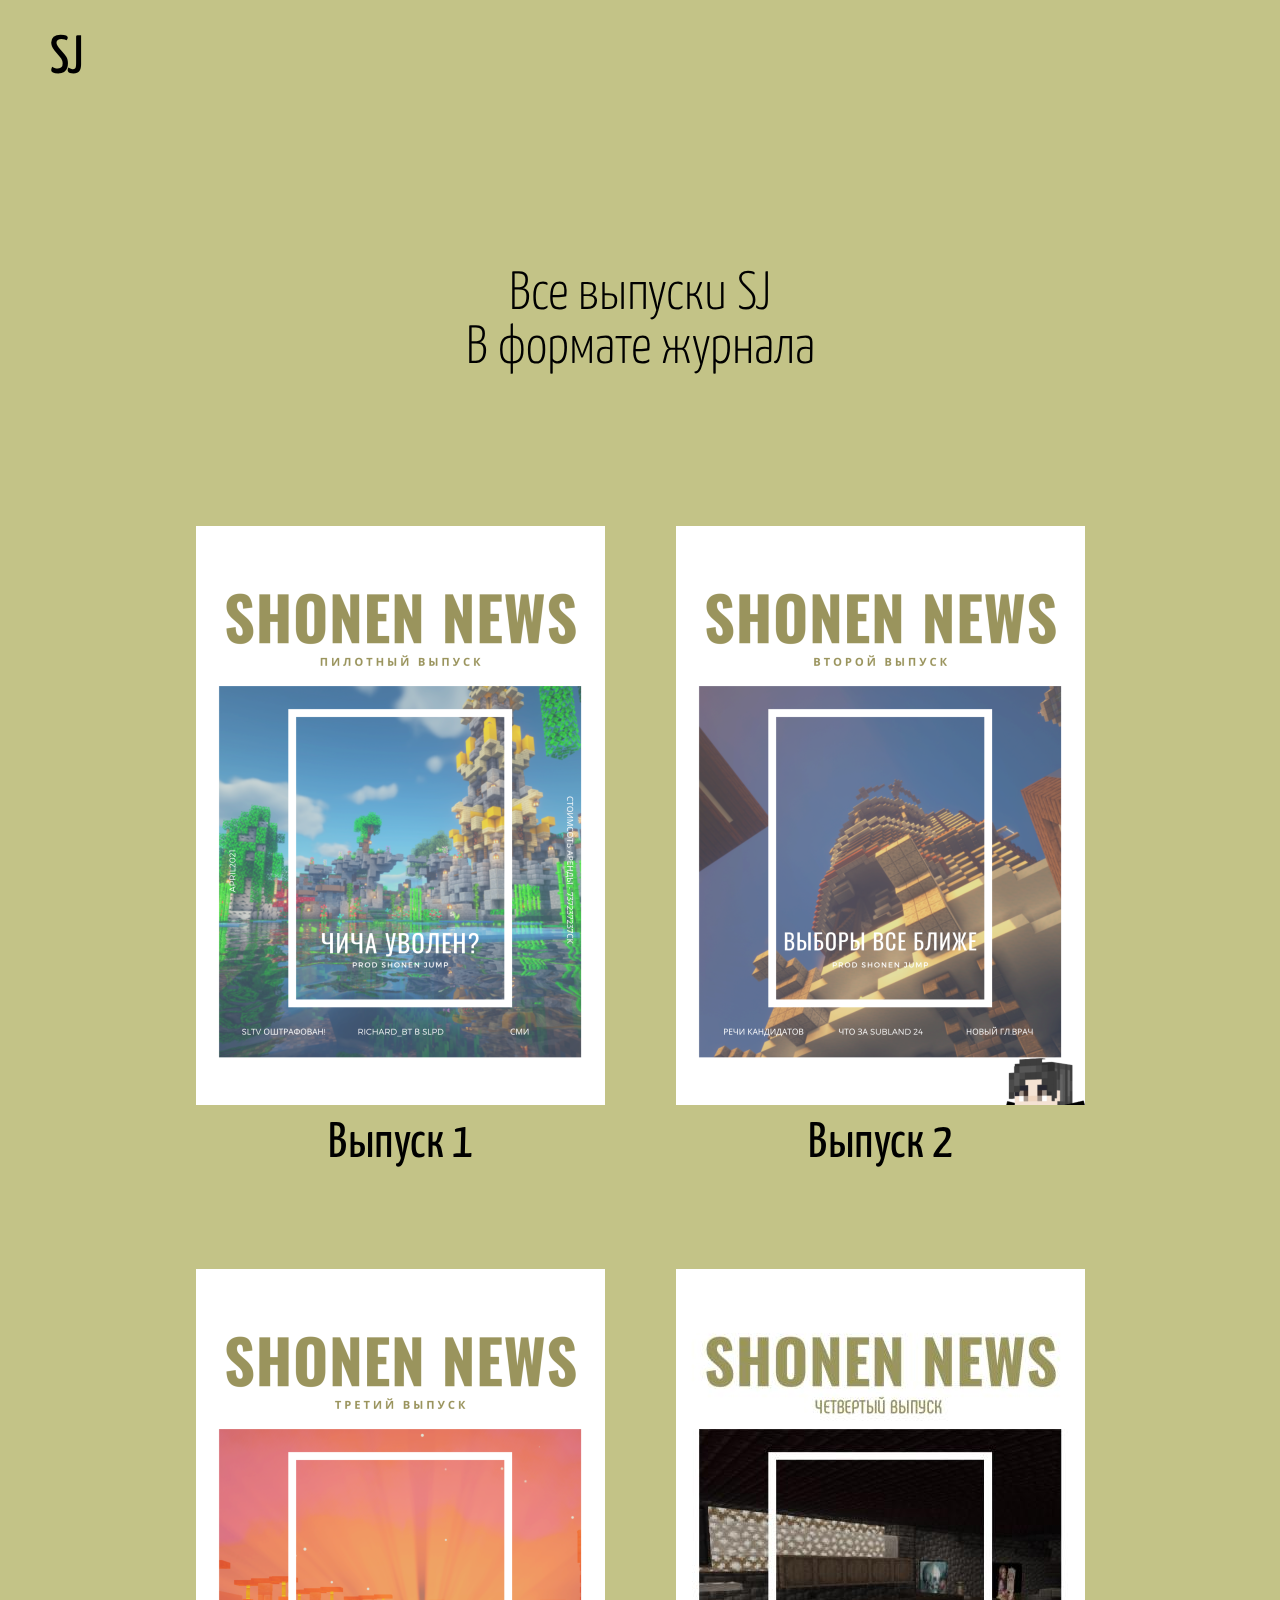
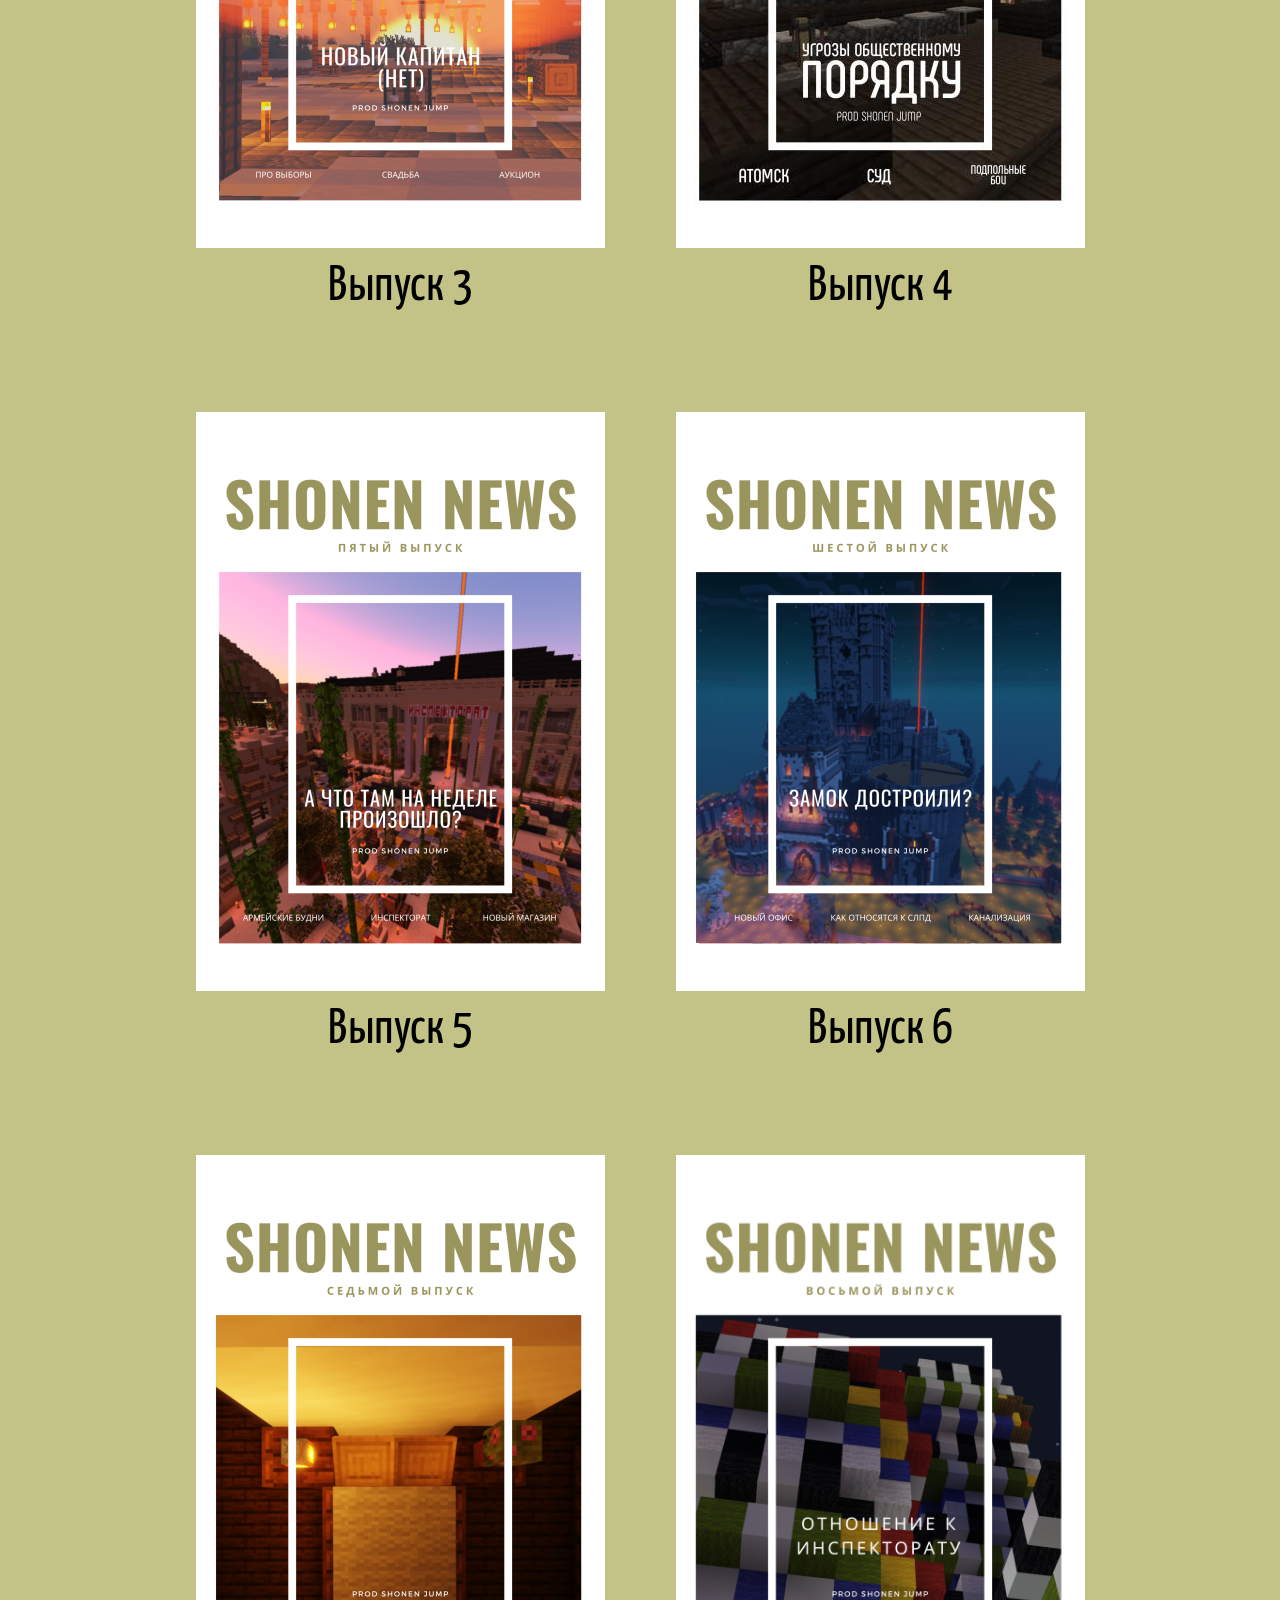
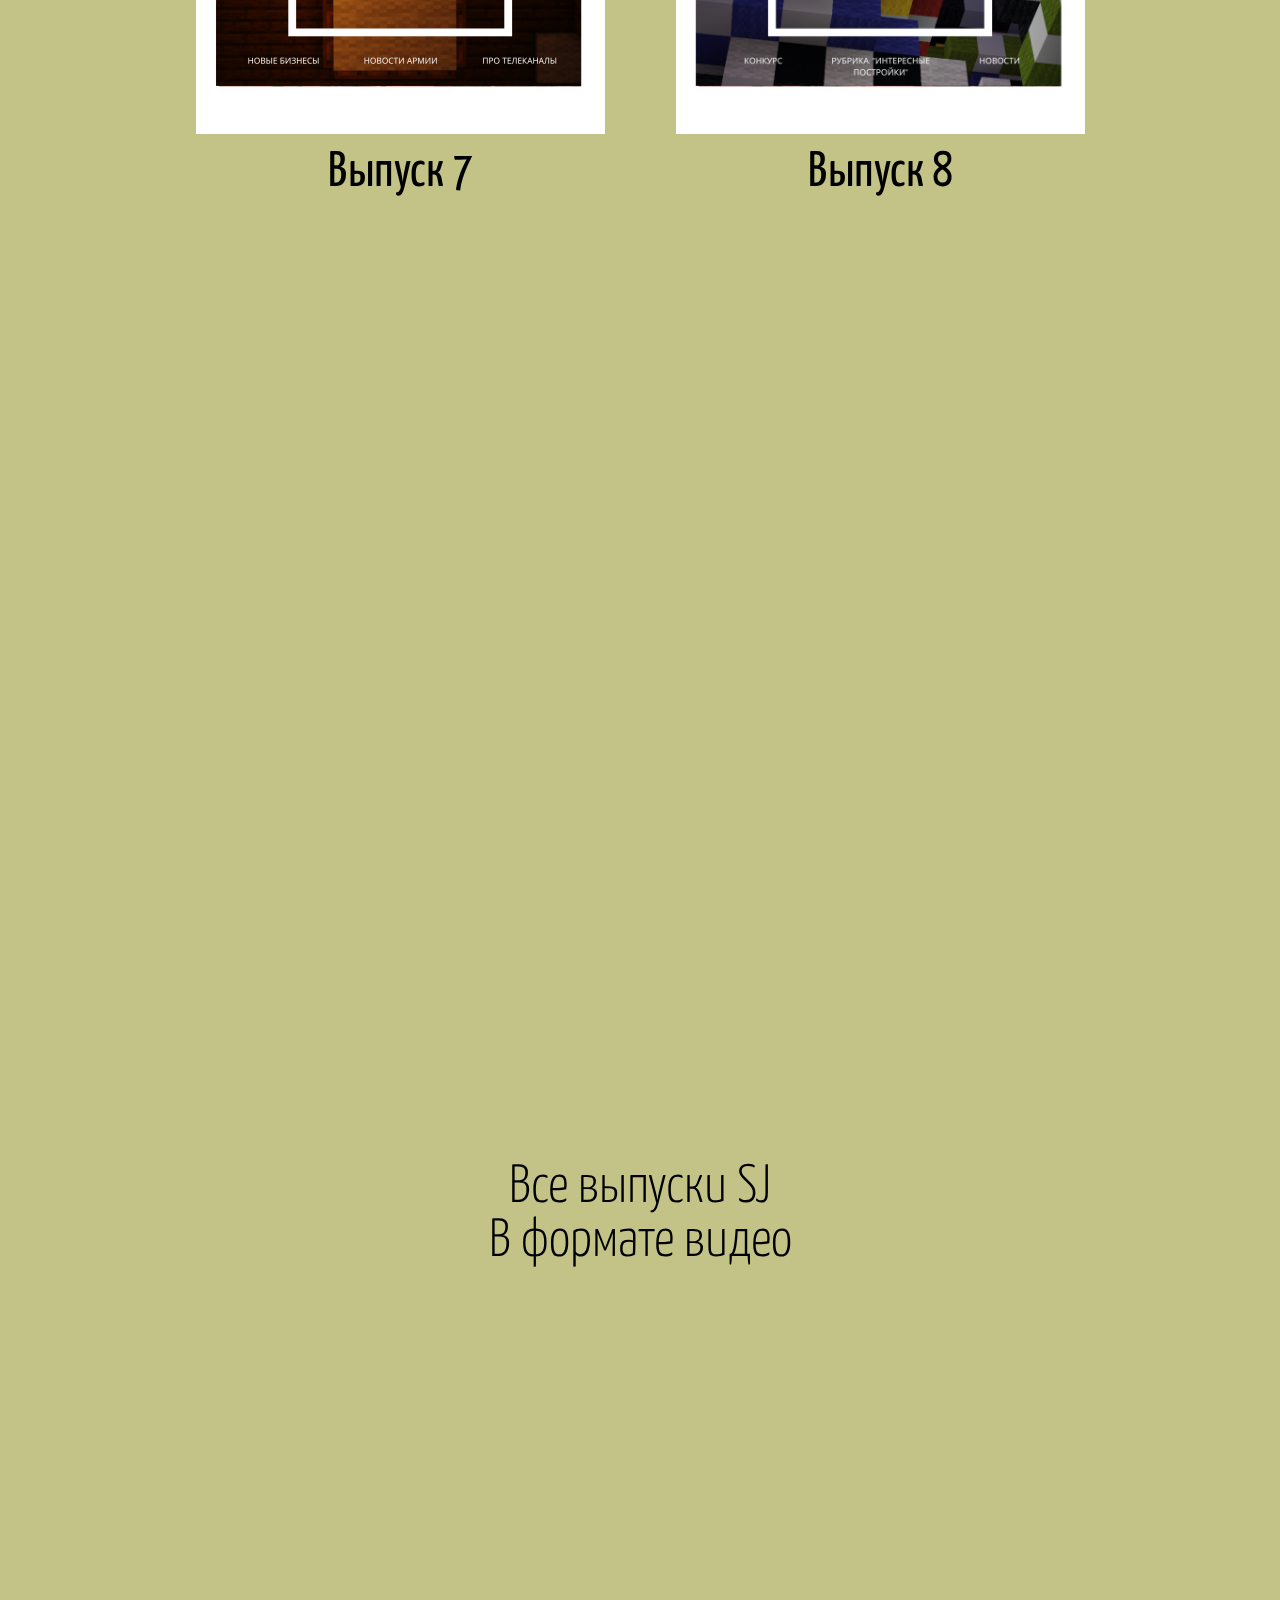
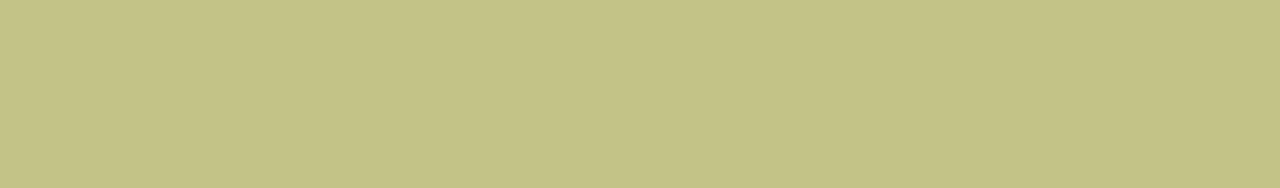
<file: index1.html>
<!DOCTYPE html>
<html lang="en">
<head>
    <meta charset="UTF-8">
    <meta http-equiv="X-UA-Compatible" content="IE=edge">
    <meta name="viewport" content="width=device-width, initial-scale=1.0">
    <title>Document</title>
    <link rel="stylesheet" href="style.css">
</head>
<body>
    <header>
        <div class="header_logo"><a href="index.html">SJ</a></div>
        <nav>
            <li><a href="index1.html">Выпуски</a></li>
            <li><a href="index2.html">О нас</a></li>
        </nav>
    </header>
    <div class="main_welcome">
        <div class="wrapper">
            <div class="main_text">
                <span>Все выпуски SJ <br> В формате журнала</span>
            </div>
        </div>
    </div>
    <div class="main_cataloge">
        <div class="wrapper">
            <div class="main_cards">
                <div class="card" id="img1">
                    <img src="images/Выпуск 1/1.png" alt="">
                    <p>Выпуск 1</p>
                </div>
                <div class="card" id="img2">
                    <img src="images/Выпуск 2/1.png" alt="">
                    <p>Выпуск 2</p>
                </div>
                <div class="card" id="img3">
                    <img src="images/Выпуск 3/1.png" alt="">
                    <p>Выпуск 3</p>
                </div>
                <div class="card" id="img4">
                    <img src="images/Выпуск 4/1.jpg" alt="">
                    <p>Выпуск 4</p>
                </div>
                <div class="card" id="img5">
                    <img src="images/Выпуск 5/1.png" alt="">
                    <p>Выпуск 5</p>
                </div>
                <div class="card" id="img6">
                    <img src="images/Выпуск 6/1.png" alt="">
                    <p>Выпуск 6</p>
                </div>
                <div class="card" id="img7">
                    <img src="images/Выпуск 7/1.png" alt="">
                    <p>Выпуск 7</p>
                </div>
                <div class="card" id="img8">
                    <img src="images/Выпуск 8/1.png" alt="">
                    <p>Выпуск 8</p>
                </div>
                <div class="card dis">
                    <img src="images/Выпуск 1/1.png" alt="">
                    <p>Выпуск 1</p>
                </div>
            </div>
        </div>
    </div>
    <div class="main_welcome">
        <div class="wrapper">
            <div class="main_text">
                <span>Все выпуски SJ <br> В формате видео</span>
            </div>
        </div>
    </div>
    <div class="main_cataloge">
        <div class="wrapper">
            <div class="main_cards">
                <div class="card_no_animation"><iframe width="560" height="315" src="https://www.youtube.com/embed/qxFkHkYNNTg" title="YouTube video player" frameborder="0" allow="accelerometer; autoplay; clipboard-write; encrypted-media; gyroscope; picture-in-picture" allowfullscreen></iframe></div>
            </div>
        </div>
    </div>
    <script src="script.js"></script>
</body>
</html>
</file>
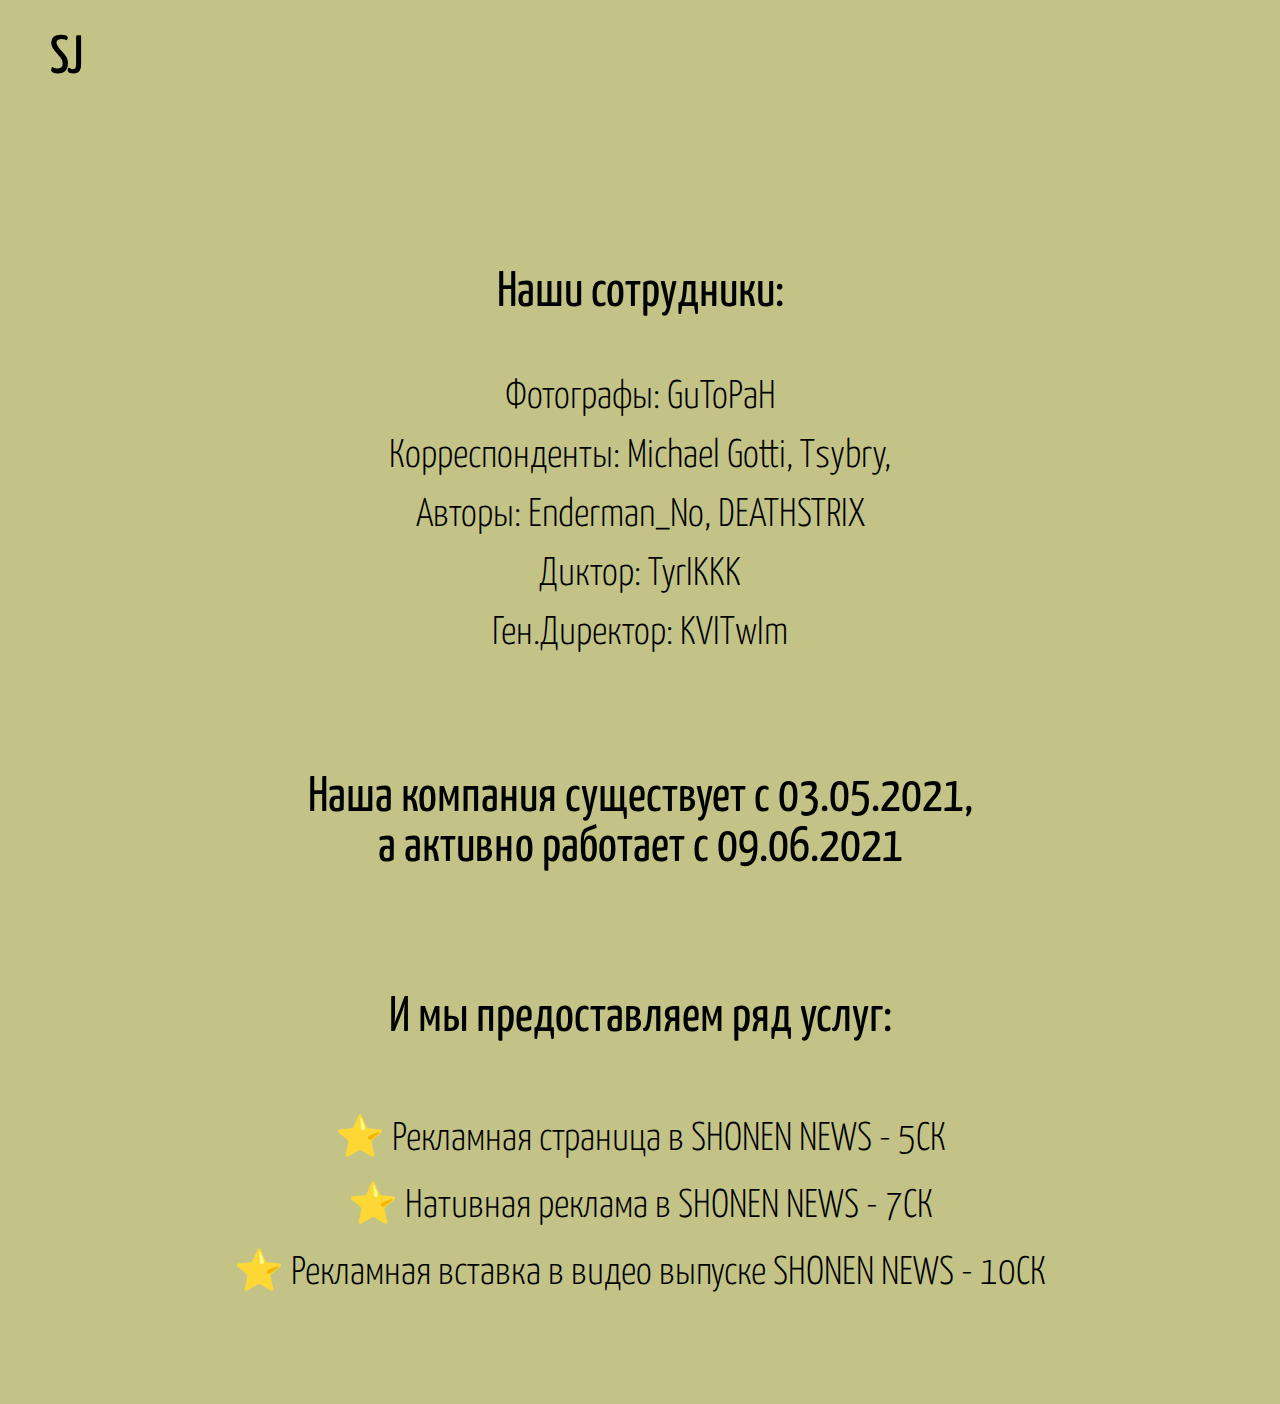
<file: index2.html>
<!DOCTYPE html>
<html lang="en">
<head>
    <meta charset="UTF-8">
    <meta http-equiv="X-UA-Compatible" content="IE=edge">
    <meta name="viewport" content="width=device-width, initial-scale=1.0">
    <title>SJ</title>
    <link rel="stylesheet" href="style.css">
    <link href="https://fonts.googleapis.com/css2?family=Yanone+Kaffeesatz:wght@200;300;400;500;600;700&display=swap" rel="stylesheet">
</head>
<body>
    <header>
        <div class="header_logo"><a href="index.html">SJ</a></div>
        <nav>
            <li><a href="index1.html">Выпуски</a></li>
            <li><a href="index2.html">О нас</a></li>
        </nav>
    </header>
    <div class="main_welcome">
        <div class="wrapper">
            <div class="main_text">
                <h1>Наши сотрудники:</h1>
                <h4>Фотографы: GuToPaH</h4>
                <h4>Корреспонденты: Michael Gotti, Tsybry, </h4>
                <h4>Авторы: Enderman_No, DEATHSTRIX</h4>
                <h4>Диктор: TyrIKKK</h4>
                <h4>Ген.Директор: KVITwIm</h4>
            </div>
            <div class="small_text">
                <h1>Наша компания существует с 03.05.2021, <br> а активно работает с 09.06.2021 <br></h1>
                <h1>И мы предоставляем ряд услуг:</h1>
                <h4>⭐️ Рекламная страница в SHONEN NEWS - 5СК</h4>
                <h4>⭐️ Нативная реклама в SHONEN NEWS - 7СК</h4>
                <h4>⭐️ Рекламная вставка в видео выпуске SHONEN NEWS - 10СК</h4>
            </div>
        </div>
    </div>
</body>
</html>
</file>
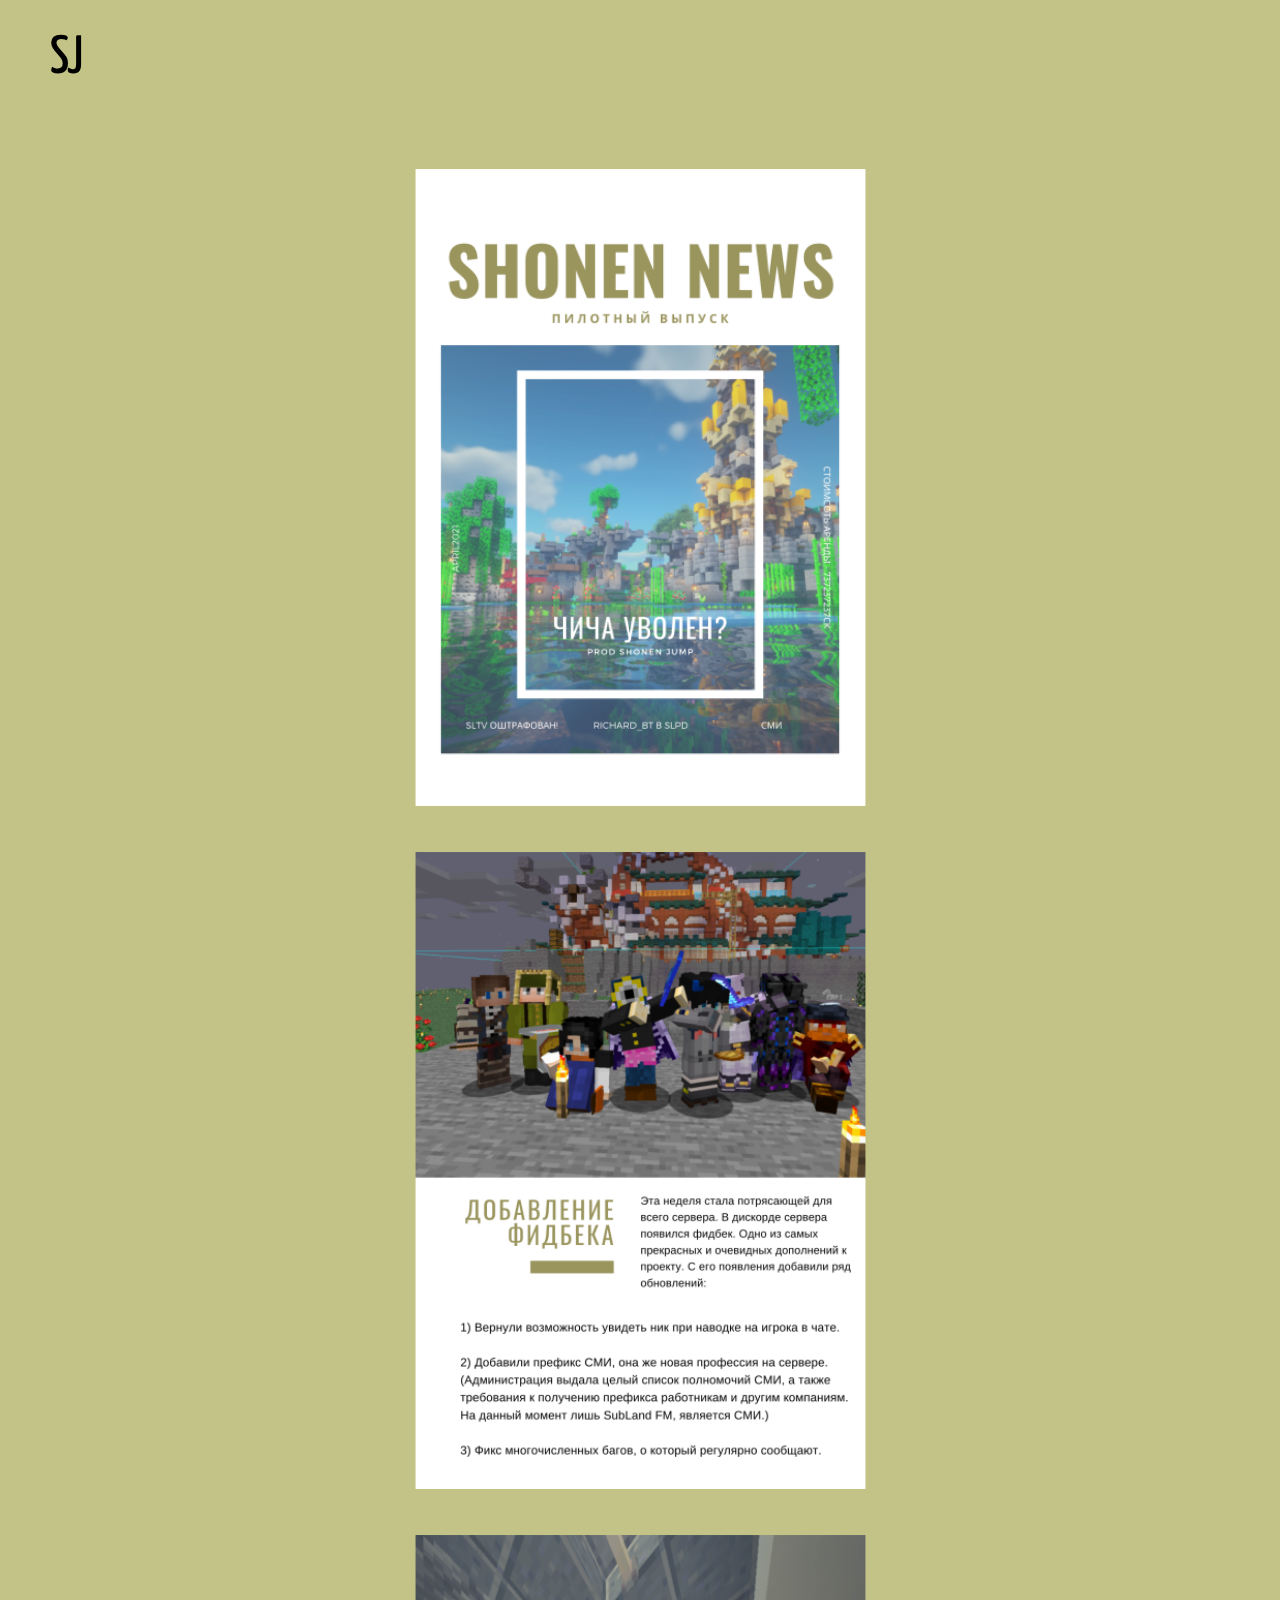
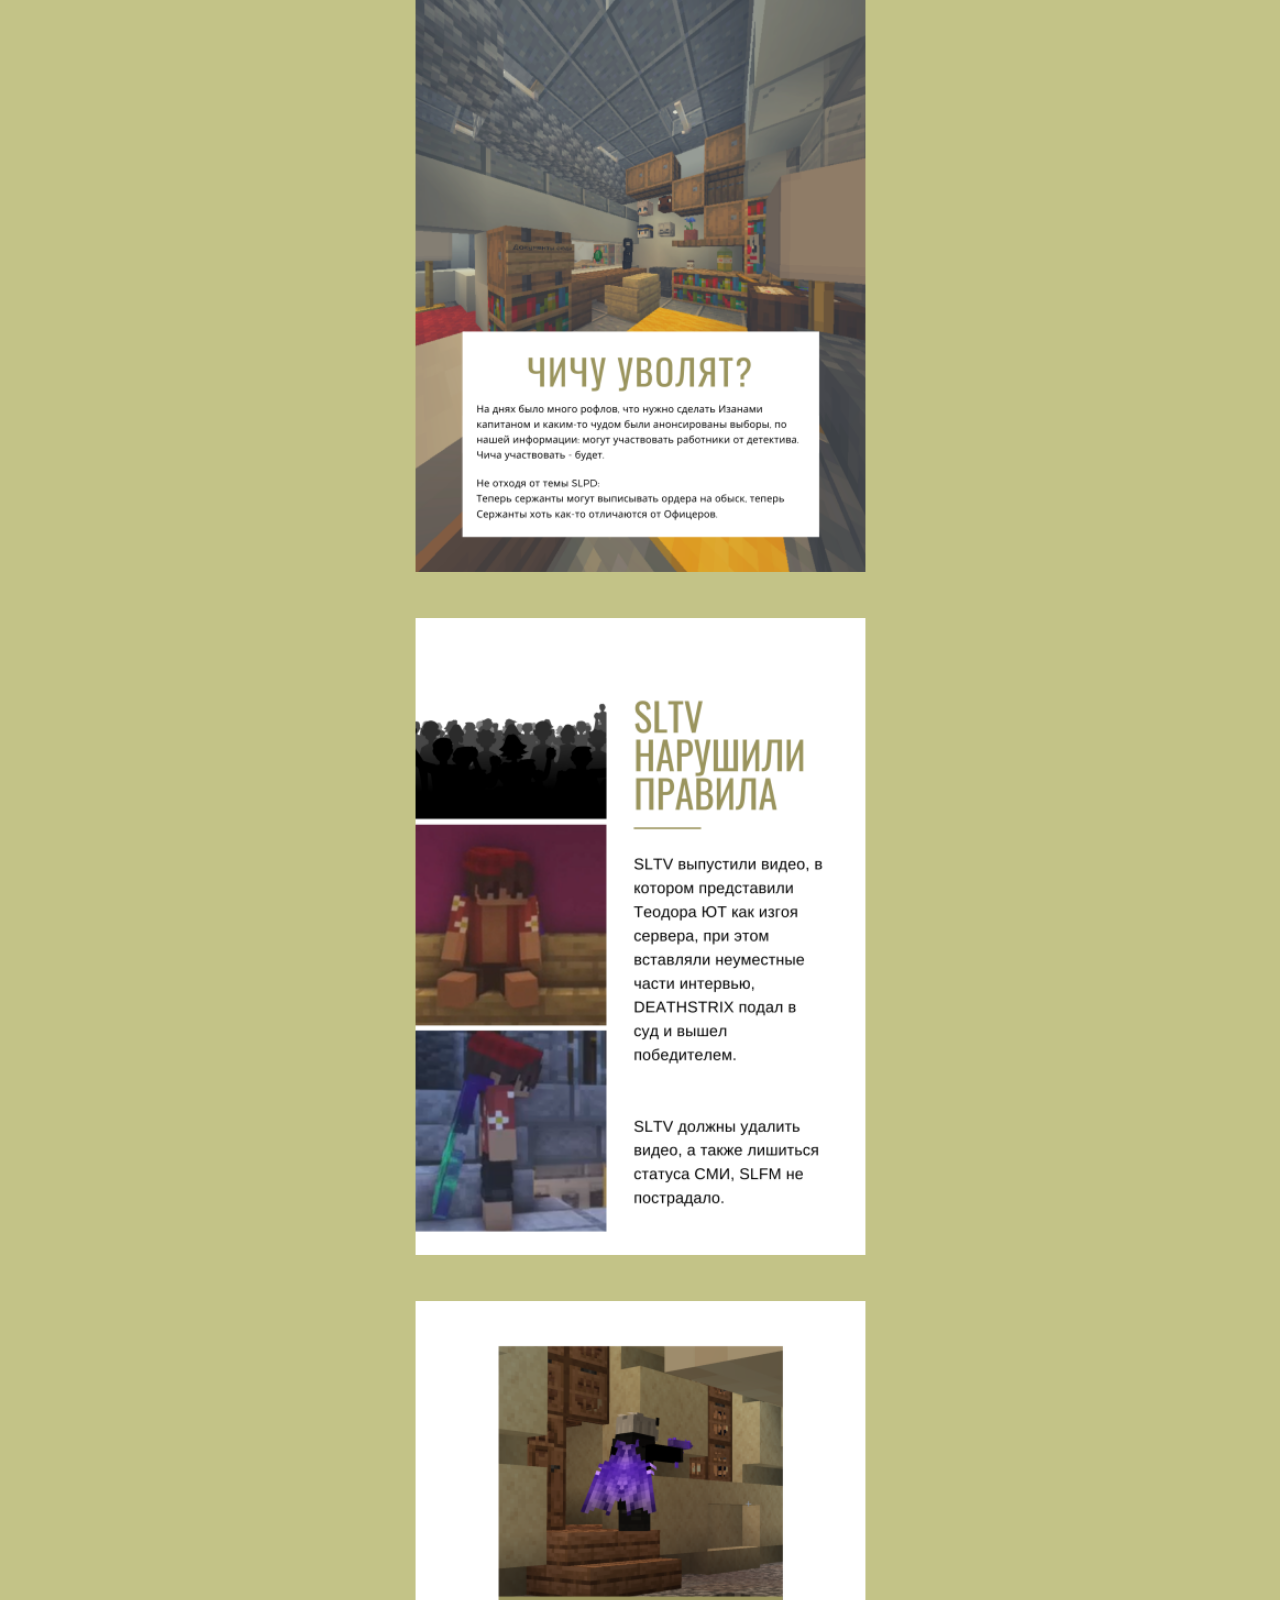
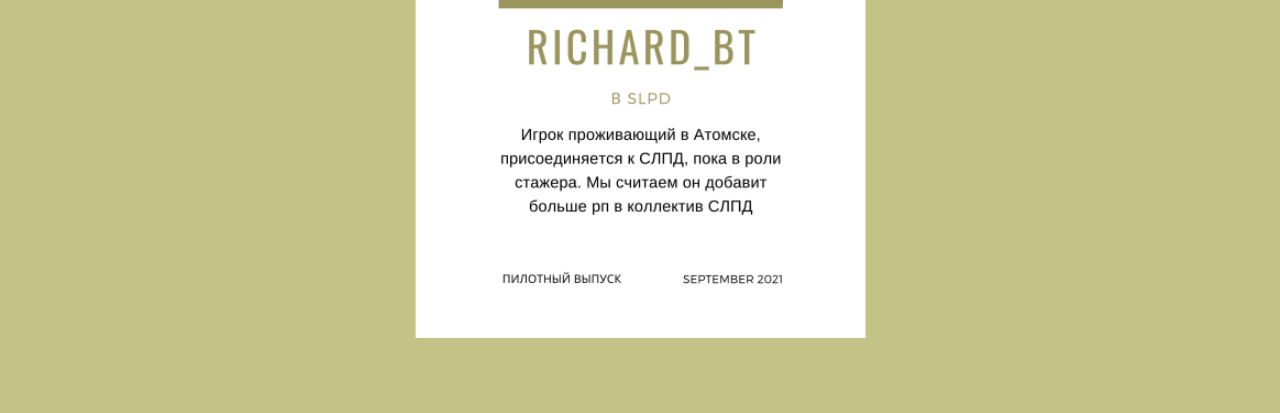
<file: index_1.html>
<!DOCTYPE html>
<html lang="en">
<head>
    <meta charset="UTF-8">
    <meta http-equiv="X-UA-Compatible" content="IE=edge">
    <meta name="viewport" content="width=device-width, initial-scale=1.0">
    <title>SJ</title>
    <link rel="stylesheet" href="style.css">
    <link href="https://fonts.googleapis.com/css2?family=Yanone+Kaffeesatz:wght@200;300;400;500;600;700&display=swap" rel="stylesheet">
</head>
<body>
    <header>
        <div class="header_logo"><a href="index.html">SJ</a></div>
        <nav>
            <li><a href="index1.html">Выпуски</a></li>
            <li><a href="index2.html">О нас</a></li>
        </nav>
    </header>
    <div class="main_cataloge">
        <div class="wrapper_mini">
            <div class="main_card_minis">
                <div class="card_mini">
                    <img src="images/Выпуск 1/1.png" id="img_1">
                </div>
                <div class="card_mini">
                    <img src="images/Выпуск 1/2.png" id="img_2">
                </div>
                <div class="card_mini">
                    <img src="images/Выпуск 1/3.png" id="img_3">
                </div>
                <div class="card_mini">
                    <img src="images/Выпуск 1/4.png" id="img_4">
                </div>
                <div class="card_mini">
                    <img src="images/Выпуск 1/5.png" id="img_5">
                </div>
            </div>
        </div>
    </div>
    <script src="script.js"></script>
</body>
</html>
</file>
<file: style.css>
@import url('https://fonts.googleapis.com/css2?family=Yanone+Kaffeesatz:wght@200;300;400;500;600;700&display=swap');
*{
    margin: 0%;
    padding: 0%;
    font-family: 'Yanone Kaffeesatz', sans-serif;
    background-color: rgb(195, 195, 135);
}
header{
    display: flex;
    align-items: center;
    margin-top: 20px;
}
.header_logo a{
    font-size: 54px;
    font-weight: 500;
}
.header_logo{
    margin-left: 50px;
}
header nav li{
    display: inline;
    padding-left: 100px;
}
header nav{
    margin-left: 1300px;
}
a{
    text-decoration: none;
    font-size: 40px;
    color: black;
    font-weight: 500;
    border-bottom: 0px solid rgb(105, 105, 52);
    transition: 0.1s;
}
.wrapper{
    width: 75%;
    margin: auto;
}
.main_welcome{
    text-align: center;
}
.main_welcome .main_text{
    margin-top: 170px;
}
.main_welcome span{
    font-size: 54px;
    font-weight: 300;
}
.main_cataloge{
    text-align: center;
    margin-top: 100px;
}
.main_cataloge .main_cards .card p{
    font-size: 50px;
    color: black;
    margin-top: 10px
}
.main_cataloge .main_cards{
    display: flex;
    flex-wrap: wrap;
    justify-content: left;
}
.main_cataloge .main_cards .card img{
    width: 409px;
    height: 579px;
}
.main_cataloge .main_cards .card{
    margin: 50px auto;
    transition: 0.5s;
    cursor: pointer;
}
.dis{
    visibility: hidden;
}
.main_cataloge .main_cards .card:hover{
    transform: scale(1.1);
    transition: 0.5s;
}

.wrapper_mini{
    width: 75%;
    margin: auto;
}
.main_welcome{
    text-align: center;
}
.main_welcome .main_text{
    margin-top: 170px;
}
.main_welcome span{
    font-size: 54px;
    font-weight: 300;
}
.main_cataloge{
    text-align: center;
    margin-top: 100px;
}
.main_cataloge .main_card_minis .card_mini p{
    font-size: 50px;
    color: black;
    margin-top: 10px
}
.main_cataloge .main_cards{
    display: flex;
    flex-wrap: wrap;
    justify-content: left;
}
.main_cataloge .main_card_minis .card_mini img{
    width: 409px;
    height: 579px;
    transform: scale(1.1);
}
.main_cataloge .main_card_minis .card_mini{
    margin: 50px auto;
    cursor: pointer;
    margin-bottom: 100px;
}
.main_cataloge .main_cards .card_no_animation{
    margin: 50px auto;
    cursor: pointer;
}
.wrapper h1{
    font-size: 50px;
    font-weight: 400;
    margin-bottom: 50px;
}
header nav li a:hover{
    transition: 0.1s;
    border-bottom: 3px solid rgb(124, 124, 58);
}
.wrapper h4{
    font-size: 40px;
    font-weight: 300;
    padding: 10px;
}
.small_text h1{
    margin-top: 100px;
    font-size: 50px;
    padding: 10px;
}
.small_text{
    margin-bottom: 100px;
}
</file>
